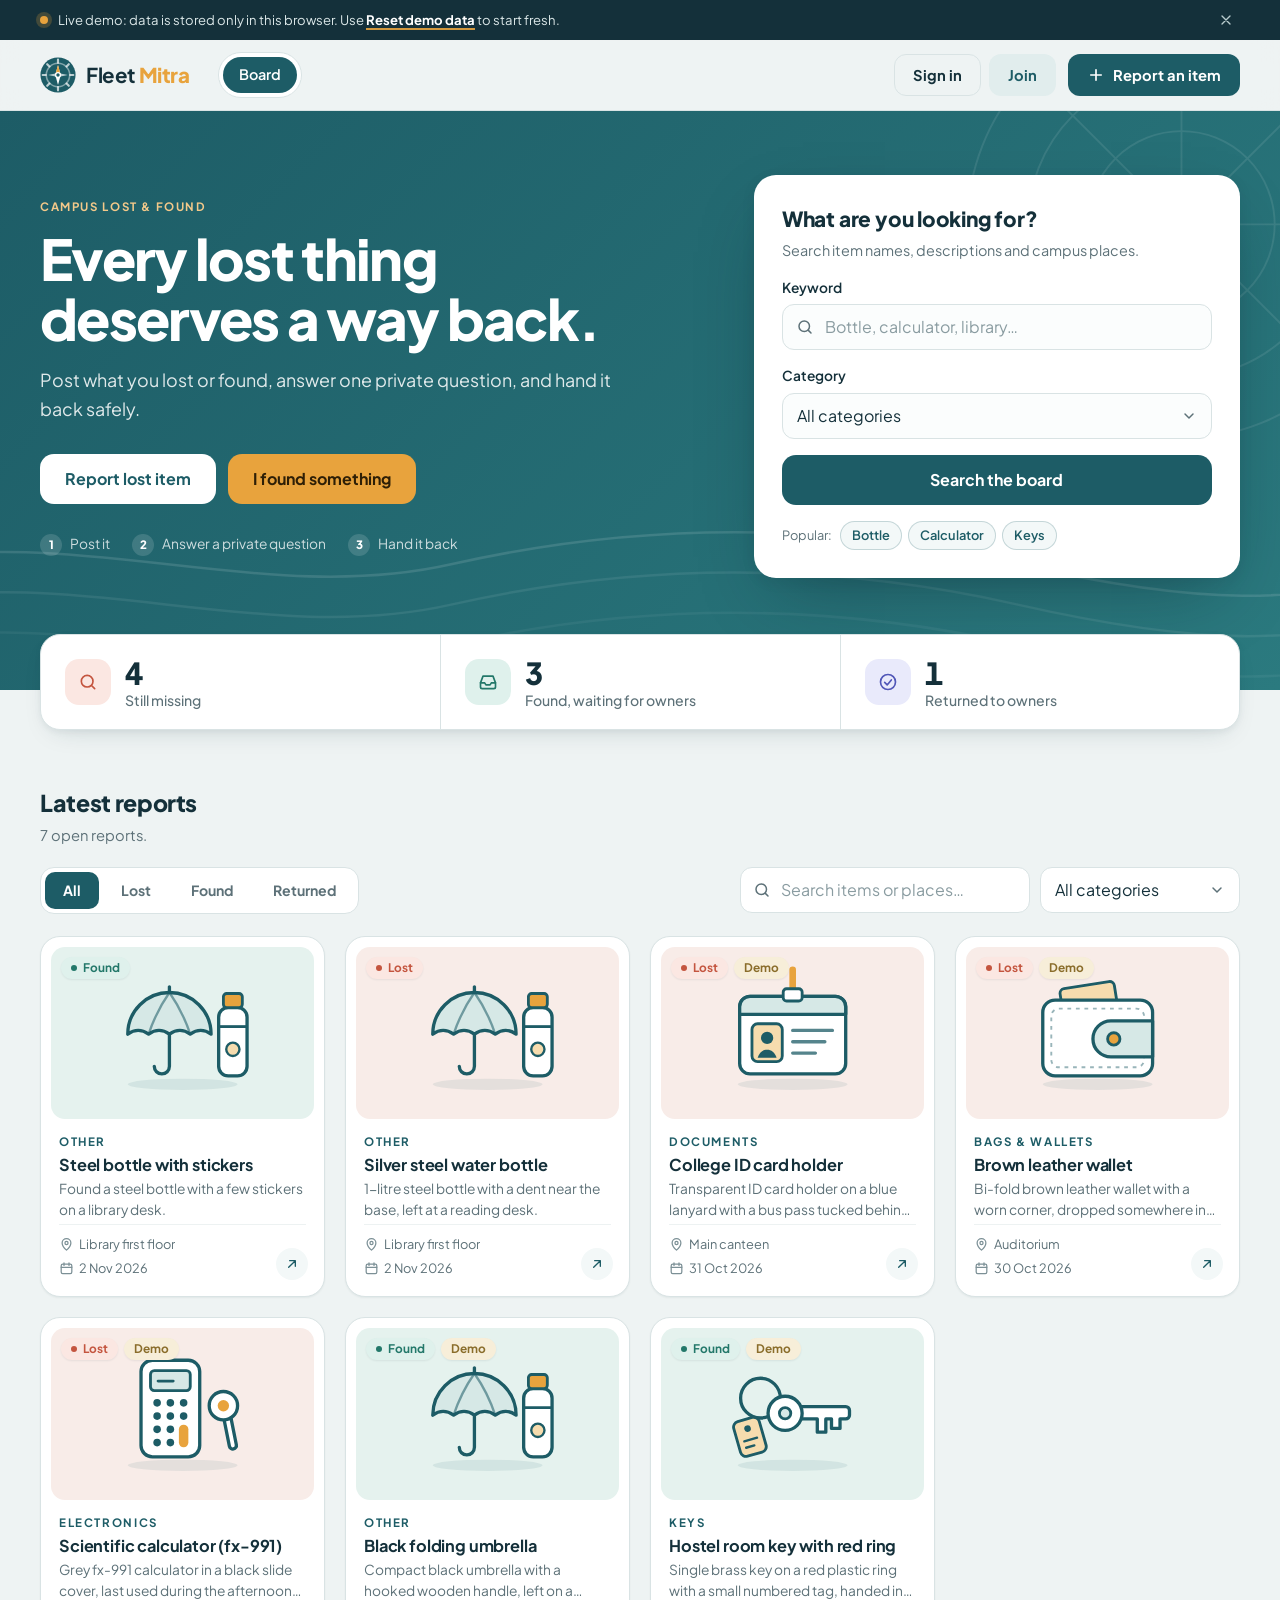
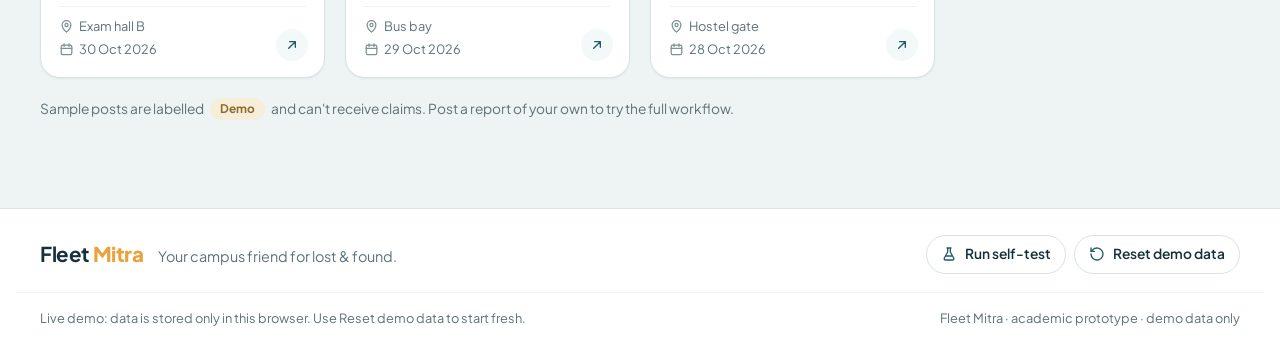
<file: index.html>
<!doctype html>
<html lang="en">
<head>
  <meta charset="utf-8">
  <meta name="viewport" content="width=device-width, initial-scale=1, viewport-fit=cover">
  <meta http-equiv="Content-Security-Policy" content="default-src 'self'; script-src 'self' 'wasm-unsafe-eval'; style-src 'self' 'unsafe-inline'; img-src 'self' blob: data:; font-src 'self'; connect-src 'self'; object-src 'none'; base-uri 'self'; form-action 'self'">
  <title>Fleet Mitra · Campus lost &amp; found</title>
  <meta name="description" content="Fleet Mitra is a campus lost and found board: post what you lost or found, answer one private question, and hand it back safely.">
  <meta name="theme-color" content="#1d5c66">
  <link rel="icon" href="favicon.svg" type="image/svg+xml">
  <link rel="preload" href="assets/fonts/plus-jakarta-sans/plus-jakarta-sans-latin-wght-normal.woff2" as="font" type="font/woff2" crossorigin>
  <link rel="stylesheet" href="assets/style.css">
  <script type="module" src="assets/app.js"></script>
</head>
<body>
  <a class="skip-link" href="#main">Skip to content</a>

  <div class="ribbon" id="demo-ribbon" role="note">
    <div class="container ribbon__inner">
      <span class="ribbon__dot" aria-hidden="true"></span>
      <p class="ribbon__text">Live demo: data is stored only in this browser. Use <button type="button" class="link-btn link-btn--light" data-action="reset">Reset demo data</button> to start fresh.</p>
      <button type="button" class="ribbon__close" data-action="dismiss-ribbon" aria-label="Hide this notice">
        <svg viewBox="0 0 24 24" class="icon" aria-hidden="true" fill="none" stroke="currentColor" stroke-width="2" stroke-linecap="round"><path d="M6 6l12 12M18 6 6 18"/></svg>
      </button>
    </div>
  </div>

  <header class="topbar">
    <div class="container topbar__inner">
      <a class="brand" href="#/" aria-label="Fleet Mitra, back to the board">
        <svg class="brand__mark" viewBox="0 0 40 40" aria-hidden="true">
          <circle cx="20" cy="20" r="19.5" fill="#1d5c66"/>
          <path d="M20 6.5V3M20 33.5V37M6.5 20H3M33.5 20H37M29.5 10.5l2.5-2.5M10.5 10.5 8 8M29.5 29.5l2.5 2.5M10.5 29.5 8 32" stroke="#fff" stroke-opacity=".7" stroke-width="2.4" stroke-linecap="round"/>
          <circle cx="20" cy="20" r="13" fill="none" stroke="#fff" stroke-opacity=".45" stroke-width="1.8"/>
          <path d="M20 9 23 20 20 31 17 20Z" fill="#fff"/>
          <path d="M20 9 23 20H17Z" fill="#e8a33d"/>
          <path d="M9 20 20 17.7 31 20 20 22.3Z" fill="#fff" fill-opacity=".7"/>
          <circle cx="20" cy="20" r="2.6" fill="#1d5c66" stroke="#fff" stroke-width="1.4"/>
        </svg>
        <span class="brand__word">Fleet <span class="brand__accent">Mitra</span></span>
      </a>

      <nav class="nav" id="nav" aria-label="Main">
        <a class="nav__link" href="#/" data-route="board">Board</a>
        <a class="nav__link" href="#/mine" data-route="mine" hidden>My reports</a>
        <a class="nav__link" href="#/admin" data-route="admin" hidden>Admin</a>
      </nav>

      <div class="topbar__actions">
        <div class="account" id="account">
          <span class="account__placeholder" aria-hidden="true"></span>
        </div>
        <button type="button" class="btn btn--primary topbar__report" data-action="report">
          <svg viewBox="0 0 24 24" class="icon" aria-hidden="true" fill="none" stroke="currentColor" stroke-width="2.2" stroke-linecap="round"><path d="M12 5v14M5 12h14"/></svg>
          <span class="hide-sm">Report an item</span><span class="show-sm">Report</span>
        </button>
      </div>
    </div>
  </header>

  <main id="main" tabindex="-1">
    <!-- ============ Board ============ -->
    <div class="view" data-view="board">
      <section class="hero" aria-labelledby="hero-title">
        <svg class="hero__art" viewBox="0 0 1200 460" preserveAspectRatio="xMidYMid slice" aria-hidden="true">
          <g fill="none" stroke="#fff">
            <g opacity=".09" stroke-width="1.5">
              <circle cx="1030" cy="90" r="170"/><circle cx="1030" cy="90" r="122"/><circle cx="1030" cy="90" r="74"/>
              <path d="M1030-110v400M830 90h400M889-51l282 282M889 231l282-282"/>
            </g>
            <path d="M0 360c150-34 300 34 450 0s300-34 450 0 225 30 300 8" opacity=".12" stroke-width="2"/>
            <path d="M0 392c150-34 300 34 450 0s300-34 450 0 225 30 300 8" opacity=".08" stroke-width="2"/>
            <path d="M0 424c150-34 300 34 450 0s300-34 450 0 225 30 300 8" opacity=".05" stroke-width="2"/>
          </g>
        </svg>
        <div class="container hero__grid">
          <div class="hero__copy">
            <p class="eyebrow eyebrow--light">Campus lost &amp; found</p>
            <h1 class="hero__title" id="hero-title">Every lost thing deserves a way back.</h1>
            <p class="hero__text">Post what you lost or found, answer one private question, and hand it back safely.</p>
            <div class="hero__actions">
              <button type="button" class="btn btn--light btn--lg" data-action="report" data-type="lost">Report lost item</button>
              <button type="button" class="btn btn--accent btn--lg" data-action="report" data-type="found">I found something</button>
            </div>
            <ol class="hero__steps" aria-label="How it works">
              <li><span>1</span>Post it</li>
              <li><span>2</span>Answer a private question</li>
              <li><span>3</span>Hand it back</li>
            </ol>
          </div>

          <form class="finder" id="hero-search" role="search" aria-labelledby="finder-title">
            <h2 class="finder__title" id="finder-title">What are you looking for?</h2>
            <p class="finder__sub">Search item names, descriptions and campus places.</p>
            <label class="field">
              <span class="field__label">Keyword</span>
              <span class="input-wrap">
                <svg viewBox="0 0 24 24" class="icon input-wrap__icon" aria-hidden="true" fill="none" stroke="currentColor" stroke-width="2" stroke-linecap="round"><circle cx="11" cy="11" r="7"/><path d="m20 20-3.5-3.5"/></svg>
                <input type="search" name="q" maxlength="80" placeholder="Bottle, calculator, library…" autocomplete="off">
              </span>
            </label>
            <label class="field">
              <span class="field__label">Category</span>
              <select name="category" class="category-select">
                <option value="">All categories</option>
              </select>
            </label>
            <button type="submit" class="btn btn--primary btn--block btn--lg">Search the board</button>
            <p class="finder__popular">
              <span>Popular:</span>
              <button type="button" class="chip" data-action="quick-search" data-q="bottle">Bottle</button>
              <button type="button" class="chip" data-action="quick-search" data-q="calculator">Calculator</button>
              <button type="button" class="chip" data-action="quick-search" data-q="key">Keys</button>
            </p>
          </form>
        </div>
      </section>

      <div class="container">
        <div class="stats" id="stats">
          <button type="button" class="stat" data-action="tab" data-tab="lost">
            <span class="stat__icon stat__icon--lost" aria-hidden="true">
              <svg viewBox="0 0 24 24" class="icon" fill="none" stroke="currentColor" stroke-width="2" stroke-linecap="round"><circle cx="11" cy="11" r="7"/><path d="m20 20-3.5-3.5"/></svg>
            </span>
            <span class="stat__text"><span class="stat__num" id="stat-lost">–</span><span class="stat__label">Still missing</span></span>
          </button>
          <button type="button" class="stat" data-action="tab" data-tab="found">
            <span class="stat__icon stat__icon--found" aria-hidden="true">
              <svg viewBox="0 0 24 24" class="icon" fill="none" stroke="currentColor" stroke-width="2" stroke-linecap="round" stroke-linejoin="round"><path d="M3 13l3-8h12l3 8v5a2 2 0 0 1-2 2H5a2 2 0 0 1-2-2z"/><path d="M3 13h5l1.5 2.5h5L16 13h5"/></svg>
            </span>
            <span class="stat__text"><span class="stat__num" id="stat-found">–</span><span class="stat__label">Found, waiting for owners</span></span>
          </button>
          <button type="button" class="stat" data-action="tab" data-tab="returned">
            <span class="stat__icon stat__icon--returned" aria-hidden="true">
              <svg viewBox="0 0 24 24" class="icon" fill="none" stroke="currentColor" stroke-width="2" stroke-linecap="round" stroke-linejoin="round"><circle cx="12" cy="12" r="9"/><path d="m8 12.5 3 3 5-6"/></svg>
            </span>
            <span class="stat__text"><span class="stat__num" id="stat-returned">–</span><span class="stat__label">Returned to owners</span></span>
          </button>
        </div>
      </div>

      <section class="container board" id="board" aria-labelledby="board-title">
        <div class="board__head">
          <div>
            <h2 class="section-title" id="board-title">Latest reports</h2>
            <p class="board__summary" id="board-summary" aria-live="polite">Loading reports…</p>
          </div>
        </div>

        <div class="toolbar">
          <div class="tabs" role="group" aria-label="Show reports">
            <button type="button" class="tab" data-action="tab" data-tab="all" aria-pressed="true">All</button>
            <button type="button" class="tab" data-action="tab" data-tab="lost" aria-pressed="false">Lost</button>
            <button type="button" class="tab" data-action="tab" data-tab="found" aria-pressed="false">Found</button>
            <button type="button" class="tab" data-action="tab" data-tab="returned" aria-pressed="false">Returned</button>
          </div>
          <div class="toolbar__filters">
            <label class="search-box">
              <span class="sr-only">Search reports</span>
              <svg viewBox="0 0 24 24" class="icon" aria-hidden="true" fill="none" stroke="currentColor" stroke-width="2" stroke-linecap="round"><circle cx="11" cy="11" r="7"/><path d="m20 20-3.5-3.5"/></svg>
              <input type="search" id="board-q" maxlength="80" placeholder="Search items or places…" autocomplete="off">
            </label>
            <label class="select-box">
              <span class="sr-only">Category</span>
              <select id="board-category" class="category-select">
                <option value="">All categories</option>
              </select>
            </label>
          </div>
        </div>

        <div class="grid" id="board-grid" aria-busy="true">
          <div class="card card--skeleton" aria-hidden="true"><div class="card__media"></div><div class="card__body"><span class="sk sk--sm"></span><span class="sk"></span><span class="sk sk--lg"></span></div></div>
          <div class="card card--skeleton" aria-hidden="true"><div class="card__media"></div><div class="card__body"><span class="sk sk--sm"></span><span class="sk"></span><span class="sk sk--lg"></span></div></div>
          <div class="card card--skeleton" aria-hidden="true"><div class="card__media"></div><div class="card__body"><span class="sk sk--sm"></span><span class="sk"></span><span class="sk sk--lg"></span></div></div>
          <div class="card card--skeleton" aria-hidden="true"><div class="card__media"></div><div class="card__body"><span class="sk sk--sm"></span><span class="sk"></span><span class="sk sk--lg"></span></div></div>
        </div>
        <p class="board__note">Sample posts are labelled <span class="pill pill--demo">Demo</span> and can't receive claims. Post a report of your own to try the full workflow.</p>
      </section>
    </div>

    <!-- ============ My reports ============ -->
    <div class="view" data-view="mine" hidden>
      <div class="container page">
        <header class="page-head">
          <div>
            <p class="eyebrow">Your corner of campus</p>
            <h1 class="page-title">My reports</h1>
            <p class="page-sub">Everything you've posted and every claim you've sent.</p>
          </div>
          <button type="button" class="btn btn--primary" data-action="report">
            <svg viewBox="0 0 24 24" class="icon" aria-hidden="true" fill="none" stroke="currentColor" stroke-width="2.2" stroke-linecap="round"><path d="M12 5v14M5 12h14"/></svg>
            Report an item
          </button>
        </header>
        <section class="block" aria-labelledby="mine-items-title">
          <h2 class="section-title" id="mine-items-title">Your items <span class="count" id="mine-items-count">0</span></h2>
          <div class="grid" id="mine-items"></div>
        </section>
        <section class="block" aria-labelledby="mine-claims-title">
          <h2 class="section-title" id="mine-claims-title">Claims you've sent <span class="count" id="mine-claims-count">0</span></h2>
          <div class="list" id="mine-claims"></div>
        </section>
      </div>
    </div>

    <!-- ============ Admin ============ -->
    <div class="view" data-view="admin" hidden>
      <div class="container page">
        <header class="page-head">
          <div>
            <p class="eyebrow">Keeping the board safe</p>
            <h1 class="page-title">Admin dashboard</h1>
            <p class="page-sub">Moderate listings and keep an eye on claims.</p>
          </div>
        </header>
        <div class="kpis" id="admin-kpis"></div>
        <div class="admin-grid">
          <section class="panel" aria-labelledby="admin-reports-title">
            <h2 class="section-title" id="admin-reports-title">All reports <span class="count" id="admin-reports-count">0</span></h2>
            <p class="panel__sub">Hiding removes a listing from public search without deleting it. Restore puts back its earlier status.</p>
            <div class="list" id="admin-reports"></div>
          </section>
          <section class="panel" aria-labelledby="admin-claims-title">
            <h2 class="section-title" id="admin-claims-title">Recent claims <span class="count" id="admin-claims-count">0</span></h2>
            <p class="panel__sub">Latest verified claims across the board.</p>
            <div class="list" id="admin-claims"></div>
          </section>
        </div>
      </div>
    </div>
  </main>

  <footer class="footer">
    <div class="container footer__inner">
      <div class="footer__brand">
        <span class="brand__word">Fleet <span class="brand__accent">Mitra</span></span>
        <span class="footer__tagline">Your campus friend for lost &amp; found.</span>
      </div>
      <div class="footer__links">
        <a class="footer__link" href="tests.html">
          <svg viewBox="0 0 24 24" class="icon" aria-hidden="true" fill="none" stroke="currentColor" stroke-width="2" stroke-linecap="round" stroke-linejoin="round"><path d="M9 3h6M10 3v6l-5 9a2 2 0 0 0 1.7 3h10.6a2 2 0 0 0 1.7-3l-5-9V3"/><path d="M7.5 15h9"/></svg>
          Run self-test
        </a>
        <button type="button" class="footer__link" data-action="reset">
          <svg viewBox="0 0 24 24" class="icon" aria-hidden="true" fill="none" stroke="currentColor" stroke-width="2" stroke-linecap="round" stroke-linejoin="round"><path d="M3 12a9 9 0 1 0 3-6.7L3 8"/><path d="M3 3v5h5"/></svg>
          Reset demo data
        </button>
      </div>
    </div>
    <div class="container footer__fine">
      <p>Live demo: data is stored only in this browser. Use Reset demo data to start fresh.</p>
      <p>Fleet Mitra · academic prototype · demo data only</p>
    </div>
  </footer>

  <!-- ============ Sign in ============ -->
  <dialog class="modal" id="dlg-signin" aria-labelledby="signin-title">
    <div class="modal__inner">
      <button type="button" class="modal__close" data-close aria-label="Close">
        <svg viewBox="0 0 24 24" class="icon" aria-hidden="true" fill="none" stroke="currentColor" stroke-width="2" stroke-linecap="round"><path d="M6 6l12 12M18 6 6 18"/></svg>
      </button>
      <p class="eyebrow">Sign in</p>
      <h2 class="modal__title" id="signin-title">Welcome back</h2>
      <p class="modal__sub">Sign in to report items, send claims and track returns.</p>
      <p class="notice notice--info" id="signin-reason" hidden></p>
      <form class="form" id="form-signin">
        <label class="field">
          <span class="field__label">Email</span>
          <input type="email" name="email" autocomplete="email" required maxlength="120" placeholder="you@college.test">
        </label>
        <label class="field">
          <span class="field__label">Password</span>
          <input type="password" name="password" autocomplete="current-password" required maxlength="128">
        </label>
        <p class="form-error" role="alert" hidden></p>
        <button type="submit" class="btn btn--dark btn--block btn--lg">Sign in</button>
      </form>
      <p class="modal__switch">New to Fleet Mitra? <button type="button" class="link-btn" data-action="join">Create an account</button></p>
      <div class="demo-accounts">
        <p class="demo-accounts__title">Demo accounts <span>Password for all: <code>demo1234</code></span></p>
        <ul class="demo-accounts__list" id="demo-accounts"></ul>
      </div>
    </div>
  </dialog>

  <!-- ============ Join ============ -->
  <dialog class="modal" id="dlg-join" aria-labelledby="join-title">
    <div class="modal__inner">
      <button type="button" class="modal__close" data-close aria-label="Close">
        <svg viewBox="0 0 24 24" class="icon" aria-hidden="true" fill="none" stroke="currentColor" stroke-width="2" stroke-linecap="round"><path d="M6 6l12 12M18 6 6 18"/></svg>
      </button>
      <p class="eyebrow">New member</p>
      <h2 class="modal__title" id="join-title">Join Fleet Mitra</h2>
      <p class="modal__sub">One account to report, claim and track returns.</p>
      <p class="notice notice--info" id="join-reason" hidden></p>
      <form class="form" id="form-join">
        <label class="field">
          <span class="field__label">Full name</span>
          <input type="text" name="name" autocomplete="name" required minlength="2" maxlength="60" placeholder="Your name">
        </label>
        <label class="field">
          <span class="field__label">Email</span>
          <input type="email" name="email" autocomplete="email" required maxlength="120" placeholder="you@college.test">
        </label>
        <label class="field">
          <span class="field__label">Password</span>
          <input type="password" name="password" autocomplete="new-password" required minlength="8" maxlength="128" aria-describedby="join-password-hint">
          <span class="field__hint" id="join-password-hint">At least 8 characters.</span>
        </label>
        <p class="form-error" role="alert" hidden></p>
        <button type="submit" class="btn btn--dark btn--block btn--lg">Create account</button>
      </form>
      <p class="modal__switch">Already a member? <button type="button" class="link-btn" data-action="signin">Sign in</button></p>
    </div>
  </dialog>

  <!-- ============ Report an item ============ -->
  <dialog class="modal modal--wide" id="dlg-report" aria-labelledby="report-title">
    <div class="modal__inner">
      <button type="button" class="modal__close" data-close aria-label="Close">
        <svg viewBox="0 0 24 24" class="icon" aria-hidden="true" fill="none" stroke="currentColor" stroke-width="2" stroke-linecap="round"><path d="M6 6l12 12M18 6 6 18"/></svg>
      </button>
      <p class="eyebrow">Let campus help</p>
      <h2 class="modal__title" id="report-title">Report an item</h2>
      <p class="modal__sub">Public details help people recognise it. Keep the secret answer private.</p>
      <form class="form" id="form-report">
        <div class="form-row">
          <label class="field">
            <span class="field__label">I have...</span>
            <select name="type" required>
              <option value="lost">Lost something</option>
              <option value="found">Found something</option>
            </select>
          </label>
          <label class="field">
            <span class="field__label">Category</span>
            <select name="category" class="category-select" required></select>
          </label>
        </div>
        <label class="field">
          <span class="field__label">Item name</span>
          <input type="text" name="title" required minlength="3" maxlength="80" placeholder="e.g. Silver steel water bottle">
        </label>
        <label class="field">
          <span class="field__label">Description</span>
          <textarea name="description" rows="3" required minlength="10" maxlength="1000" placeholder="Colour, brand, marks, what was with it… Leave out contact details and the secret answer."></textarea>
        </label>
        <div class="form-row">
          <label class="field">
            <span class="field__label">Location</span>
            <input type="text" name="location" required minlength="2" maxlength="80" list="campus-places" placeholder="e.g. Library first floor">
          </label>
          <label class="field">
            <span class="field__label">Date lost or found</span>
            <input type="date" name="event_date" required>
          </label>
        </div>
        <datalist id="campus-places">
          <option value="Library first floor"></option>
          <option value="Main canteen"></option>
          <option value="Bus bay"></option>
          <option value="Exam hall B"></option>
          <option value="Hostel gate"></option>
          <option value="Auditorium"></option>
          <option value="Chemistry lab"></option>
          <option value="Sports ground"></option>
        </datalist>
        <div class="field">
          <span class="field__label" id="photo-label">Photo (optional)</span>
          <div class="upload">
            <div class="upload__preview" id="photo-preview">
              <svg viewBox="0 0 24 24" class="icon" aria-hidden="true" fill="none" stroke="currentColor" stroke-width="2" stroke-linecap="round" stroke-linejoin="round"><path d="M4 8h3l1.5-2.5h7L17 8h3a1 1 0 0 1 1 1v10a1 1 0 0 1-1 1H4a1 1 0 0 1-1-1V9a1 1 0 0 1 1-1z"/><circle cx="12" cy="13.5" r="3.5"/></svg>
            </div>
            <div class="upload__body">
              <input type="file" name="photo" id="report-photo" accept="image/jpeg,image/png,image/webp" aria-labelledby="photo-label" aria-describedby="photo-hint">
              <span class="field__hint" id="photo-hint">JPG, PNG, or WebP · Maximum 5 MB</span>
              <button type="button" class="link-btn" id="photo-remove" hidden>Remove photo</button>
            </div>
          </div>
        </div>
        <fieldset class="private-box">
          <legend>
            <svg viewBox="0 0 24 24" class="icon" aria-hidden="true" fill="none" stroke="currentColor" stroke-width="2" stroke-linecap="round" stroke-linejoin="round"><rect x="5" y="10.5" width="14" height="10" rx="2.5"/><path d="M8 10.5V7.5a4 4 0 0 1 8 0v3"/></svg>
            Private check
          </legend>
          <label class="field">
            <span class="field__label">Verification question</span>
            <input type="text" name="verification_question" required minlength="5" maxlength="160" placeholder="e.g. What sticker is on the bottle?" aria-describedby="question-hint">
            <span class="field__hint" id="question-hint">Ask about a detail only the owner, or whoever is holding the item, would know.</span>
          </label>
          <label class="field">
            <span class="field__label">Secret answer</span>
            <input type="text" name="secret_answer" required maxlength="80" autocomplete="off" aria-describedby="answer-hint">
            <span class="field__hint" id="answer-hint">Stored privately. Answers are not case-sensitive.</span>
          </label>
        </fieldset>
        <p class="form-error" role="alert" hidden></p>
        <button type="submit" class="btn btn--dark btn--block btn--lg">Post to the board</button>
      </form>
    </div>
  </dialog>

  <!-- ============ Item details ============ -->
  <dialog class="modal modal--item" id="dlg-item" aria-labelledby="item-title">
    <div class="modal__inner">
      <button type="button" class="modal__close" data-close aria-label="Close">
        <svg viewBox="0 0 24 24" class="icon" aria-hidden="true" fill="none" stroke="currentColor" stroke-width="2" stroke-linecap="round"><path d="M6 6l12 12M18 6 6 18"/></svg>
      </button>
      <div id="item-body"></div>
    </div>
  </dialog>

  <!-- ============ Confirm ============ -->
  <dialog class="modal modal--sm" id="dlg-confirm" aria-labelledby="confirm-title" aria-describedby="confirm-text">
    <div class="modal__inner confirm">
      <span class="confirm__icon" aria-hidden="true">
        <svg viewBox="0 0 24 24" class="icon" fill="none" stroke="currentColor" stroke-width="2" stroke-linecap="round" stroke-linejoin="round"><circle cx="12" cy="12" r="9"/><path d="M12 7.5v5.5M12 16.5h.01"/></svg>
      </span>
      <h2 class="confirm__title" id="confirm-title">Are you sure?</h2>
      <p class="confirm__text" id="confirm-text"></p>
      <div class="confirm__actions">
        <button type="button" class="btn btn--ghost" data-close>Cancel</button>
        <button type="button" class="btn btn--dark" id="confirm-ok">Confirm</button>
      </div>
    </div>
  </dialog>

  <div class="toasts" id="toasts" popover="manual" aria-live="polite"></div>

  <noscript><p class="noscript">Fleet Mitra needs JavaScript to run this live demo.</p></noscript>
</body>
</html>
</file>
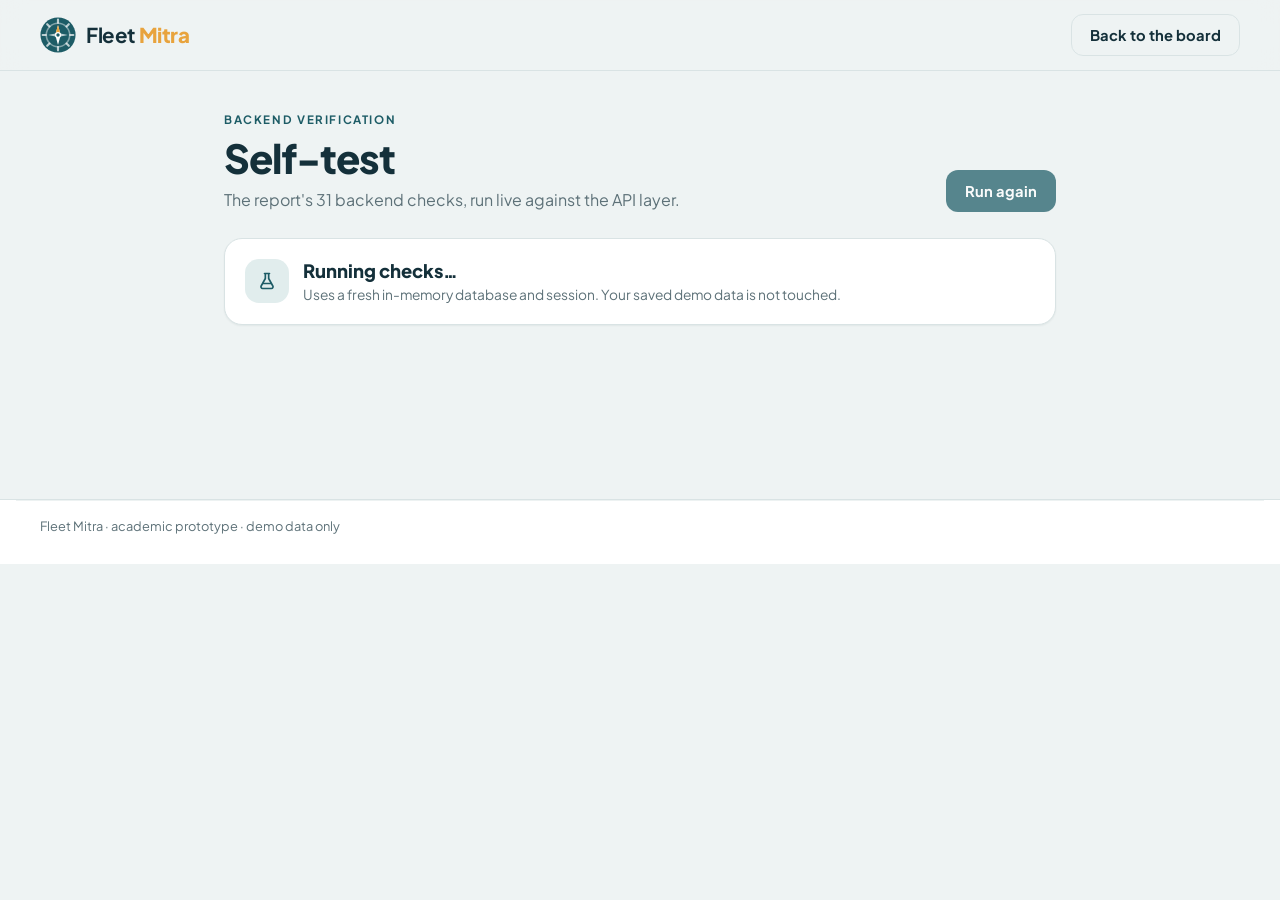
<file: tests.html>
<!doctype html>
<html lang="en">
<head>
  <meta charset="utf-8">
  <meta name="viewport" content="width=device-width, initial-scale=1">
  <meta http-equiv="Content-Security-Policy" content="default-src 'self'; script-src 'self' 'wasm-unsafe-eval'; style-src 'self' 'unsafe-inline'; img-src 'self' blob: data:; font-src 'self'; connect-src 'self'; object-src 'none'; base-uri 'self'; form-action 'self'">
  <title>Self-test · Fleet Mitra</title>
  <meta name="description" content="Live backend self-test for the Fleet Mitra demo: the 31 checks from the project report.">
  <meta name="theme-color" content="#1d5c66">
  <link rel="icon" href="favicon.svg" type="image/svg+xml">
  <link rel="stylesheet" href="assets/style.css">
  <script type="module" src="assets/tests.js"></script>
</head>
<body>
  <header class="topbar">
    <div class="container topbar__inner">
      <a class="brand" href="./" aria-label="Fleet Mitra, back to the board">
        <svg class="brand__mark" viewBox="0 0 40 40" aria-hidden="true">
          <circle cx="20" cy="20" r="19.5" fill="#1d5c66"/>
          <path d="M20 6.5V3M20 33.5V37M6.5 20H3M33.5 20H37M29.5 10.5l2.5-2.5M10.5 10.5 8 8M29.5 29.5l2.5 2.5M10.5 29.5 8 32" stroke="#fff" stroke-opacity=".7" stroke-width="2.4" stroke-linecap="round"/>
          <circle cx="20" cy="20" r="13" fill="none" stroke="#fff" stroke-opacity=".45" stroke-width="1.8"/>
          <path d="M20 9 23 20 20 31 17 20Z" fill="#fff"/>
          <path d="M20 9 23 20H17Z" fill="#e8a33d"/>
          <path d="M9 20 20 17.7 31 20 20 22.3Z" fill="#fff" fill-opacity=".7"/>
          <circle cx="20" cy="20" r="2.6" fill="#1d5c66" stroke="#fff" stroke-width="1.4"/>
        </svg>
        <span class="brand__word">Fleet <span class="brand__accent">Mitra</span></span>
      </a>
      <div class="topbar__actions">
        <a class="btn btn--ghost" href="./">Back to the board</a>
      </div>
    </div>
  </header>

  <main class="container tests-page" id="main">
    <div class="tests-head">
      <div>
        <p class="eyebrow">Backend verification</p>
        <h1 class="page-title">Self-test</h1>
        <p class="page-sub">The report's 31 backend checks, run live against the API layer.</p>
      </div>
      <button type="button" class="btn btn--primary" id="run-again" disabled>Run again</button>
    </div>

    <div class="tests-summary" id="summary">
      <span class="tests-summary__icon" aria-hidden="true">
        <svg viewBox="0 0 24 24" class="icon" fill="none" stroke="currentColor" stroke-width="2" stroke-linecap="round" stroke-linejoin="round"><path d="M9 3h6M10 3v6l-5 9a2 2 0 0 0 1.7 3h10.6a2 2 0 0 0 1.7-3l-5-9V3"/><path d="M7.5 15h9"/></svg>
      </span>
      <div>
        <p class="tests-total" id="total" aria-live="polite">Running checks…</p>
        <p class="tests-note">Uses a fresh in-memory database and session. Your saved demo data is not touched.</p>
      </div>
    </div>

    <div id="results"></div>
  </main>

  <footer class="footer">
    <div class="container footer__fine">
      <p>Fleet Mitra · academic prototype · demo data only</p>
    </div>
  </footer>
</body>
</html>
</file>
<file: assets/style.css>
/* Fleet Mitra: campus lost & found
   Muted teal, ocean/fleet mood. Plus Jakarta Sans, served from assets/fonts. */

@font-face {
  font-family: 'Plus Jakarta Sans';
  src: url('fonts/plus-jakarta-sans/plus-jakarta-sans-latin-wght-normal.woff2') format('woff2');
  font-weight: 200 800;
  font-style: normal;
  font-display: swap;
  unicode-range: U+0000-00FF, U+0131, U+0152-0153, U+02BB-02BC, U+02C6, U+02DA, U+02DC, U+0304, U+0308, U+0329, U+2000-206F, U+20AC, U+2122, U+2191, U+2193, U+2212, U+2215, U+FEFF, U+FFFD;
}
@font-face {
  font-family: 'Plus Jakarta Sans';
  src: url('fonts/plus-jakarta-sans/plus-jakarta-sans-latin-ext-wght-normal.woff2') format('woff2');
  font-weight: 200 800;
  font-style: normal;
  font-display: swap;
  unicode-range: U+0100-02BA, U+02BD-02C5, U+02C7-02CC, U+02CE-02D7, U+02DD-02FF, U+0304, U+0308, U+0329, U+1D00-1DBF, U+1E00-1E9F, U+1EF2-1EFF, U+2020, U+20A0-20AB, U+20AD-20C0, U+2113, U+2C60-2C7F, U+A720-A7FF;
}

:root {
  --page: #eef3f3;
  --surface: #ffffff;
  --line: #d9e3e4;
  --ink: #14303a;
  --muted: #5d7178;
  --primary: #1d5c66;
  --primary-hover: #174a52;
  --hero-a: #1d5c66;
  --hero-b: #2b7a7f;
  --accent: #e8a33d;
  --accent-hover: #dc9429;
  --accent-ink: #2e1f06;
  --accent-soft: #fbf0dc;
  --lost: #c4553f;      --lost-bg: #fbe7e2;     --lost-tint: #f8ece8;
  --found: #23786a;     --found-bg: #dff1ec;    --found-tint: #e5f2ee;
  --returned: #5157b8;  --returned-bg: #e9eafb; --returned-tint: #eeeffb;
  --demo: #8a6d2b;      --demo-bg: #f7eed9;
  --danger: #b23b3b;    --danger-bg: #f9e3e3;
  --hidden: #5d7178;    --hidden-bg: #e6edee;   --hidden-tint: #edf1f2;
  --teal-soft: #e1eded;
  --teal-softer: #f3f8f8;

  --radius-sm: 10px;
  --radius: 16px;
  --radius-lg: 22px;
  --shadow-sm: 0 1px 2px rgba(20, 48, 58, 0.06);
  --shadow: 0 10px 28px -14px rgba(20, 48, 58, 0.22), 0 2px 6px rgba(20, 48, 58, 0.05);
  --shadow-lg: 0 28px 70px -24px rgba(12, 38, 46, 0.45), 0 4px 14px rgba(12, 38, 46, 0.08);
  --font: 'Plus Jakarta Sans', system-ui, -apple-system, 'Segoe UI', Roboto, sans-serif;
  --gutter: 24px;
  --modal-max-h: min(88vh, 920px);
  color-scheme: light;
}

/* ---------- base ---------- */
*, *::before, *::after { box-sizing: border-box; }
html { -webkit-text-size-adjust: 100%; scroll-padding-top: 96px; }
body {
  margin: 0;
  min-height: 100vh;
  background: var(--page);
  color: var(--ink);
  font-family: var(--font);
  font-size: 1rem;
  line-height: 1.5;
  -webkit-font-smoothing: antialiased;
  overflow-x: hidden;
}
body:has(dialog[open]) { overflow: hidden; }
h1, h2, h3, p { margin: 0; }
img, svg { display: block; }
a { color: var(--primary); }
button { font: inherit; }
code { font-family: ui-monospace, 'SF Mono', Menlo, monospace; font-size: 0.9em; background: var(--teal-soft); padding: 1px 6px; border-radius: 6px; color: var(--primary); }
[hidden] { display: none !important; }
:focus-visible { outline: 3px solid var(--accent); outline-offset: 2px; border-radius: 6px; }
#main:focus { outline: none; }

.container { width: 100%; max-width: 1248px; margin-inline: auto; padding-inline: var(--gutter); }
.sr-only { position: absolute; width: 1px; height: 1px; margin: -1px; padding: 0; overflow: hidden; clip: rect(0 0 0 0); white-space: nowrap; border: 0; }
.skip-link { position: absolute; left: 12px; top: -60px; z-index: 50; background: var(--ink); color: #fff; padding: 10px 16px; border-radius: 10px; font-weight: 700; text-decoration: none; }
.skip-link:focus { top: 12px; }
.show-sm { display: none; }
.icon { width: 20px; height: 20px; flex: none; }
.icon--inline { width: 16px; height: 16px; margin-top: 2px; }

.eyebrow { font-size: 0.72rem; font-weight: 700; letter-spacing: 0.14em; text-transform: uppercase; color: var(--primary); }
.eyebrow--light { color: #f3c98a; }

/* ---------- demo ribbon ---------- */
.ribbon { background: var(--ink); color: #dbe7e8; font-size: 0.82rem; }
.ribbon__inner { display: flex; align-items: center; gap: 10px; min-height: 38px; padding-block: 6px; }
.ribbon__dot { width: 8px; height: 8px; border-radius: 50%; background: var(--accent); box-shadow: 0 0 0 4px rgba(232, 163, 61, 0.22); flex: none; }
.ribbon__text { flex: 1; }
.ribbon__close { display: grid; place-items: center; width: 28px; height: 28px; border: 0; border-radius: 8px; background: transparent; color: #b8cbcd; cursor: pointer; flex: none; }
.ribbon__close:hover { background: rgba(255, 255, 255, 0.08); color: #fff; }
.ribbon__close .icon { width: 16px; height: 16px; }

/* ---------- buttons ---------- */
.btn {
  display: inline-flex; align-items: center; justify-content: center; gap: 8px;
  min-height: 42px; padding: 0 18px;
  border-radius: 12px; border: 1.5px solid transparent;
  font: inherit; font-size: 0.92rem; font-weight: 700; line-height: 1.1;
  text-decoration: none; white-space: nowrap; cursor: pointer;
  transition: background-color 0.15s, color 0.15s, border-color 0.15s, box-shadow 0.15s, transform 0.15s;
}
.btn .icon { width: 18px; height: 18px; }
.btn:active:not(:disabled) { transform: translateY(1px); }
.btn:disabled { opacity: 0.72; cursor: progress; }
.btn--primary { background: var(--primary); color: #fff; }
.btn--primary:hover:not(:disabled) { background: var(--primary-hover); }
.btn--dark { background: var(--ink); color: #fff; }
.btn--dark:hover:not(:disabled) { background: #0c222a; }
.btn--accent { background: var(--accent); color: var(--accent-ink); }
.btn--accent:hover:not(:disabled) { background: var(--accent-hover); }
.btn--light { background: #fff; color: var(--primary); }
.btn--light:hover:not(:disabled) { background: #eef7f6; }
.btn--ghost { background: transparent; color: var(--ink); border-color: var(--line); }
.btn--ghost:hover:not(:disabled) { background: var(--surface); border-color: #c4d3d5; }
.btn--soft { background: var(--teal-soft); color: var(--primary); }
.btn--soft:hover:not(:disabled) { background: #d2e4e4; }
.btn--danger { background: var(--danger); color: #fff; }
.btn--danger:hover:not(:disabled) { background: #9a3030; }
.btn--danger-soft { background: var(--danger-bg); color: var(--danger); }
.btn--danger-soft:hover:not(:disabled) { background: #f3d2d2; }
.btn--sm { min-height: 34px; padding: 0 12px; font-size: 0.82rem; border-radius: 10px; gap: 6px; }
.btn--sm .icon { width: 15px; height: 15px; }
.btn--lg { min-height: 50px; padding: 0 24px; font-size: 1rem; border-radius: 14px; }
.btn--block { width: 100%; }
.icon-btn {
  display: grid; place-items: center; width: 40px; height: 40px; flex: none;
  border: 1.5px solid var(--line); border-radius: 12px; background: var(--surface); color: var(--ink); cursor: pointer;
  transition: background-color 0.15s, border-color 0.15s;
}
.icon-btn:hover { border-color: #c4d3d5; background: var(--teal-softer); }
.icon-btn .icon { width: 18px; height: 18px; }
.link-btn { background: none; border: 0; padding: 0; font: inherit; font-weight: 700; color: var(--primary); text-decoration: underline; text-underline-offset: 3px; text-decoration-thickness: 1.5px; cursor: pointer; }
.link-btn--light { color: #fff; text-decoration-color: rgba(232, 163, 61, 0.9); }
.spinner { width: 16px; height: 16px; border-radius: 50%; border: 2px solid currentColor; border-right-color: transparent; animation: spin 0.7s linear infinite; flex: none; }
@keyframes spin { to { transform: rotate(360deg); } }

.chip { border: 1px solid rgba(29, 92, 102, 0.22); background: var(--teal-softer); color: var(--primary); font-size: 0.8rem; font-weight: 600; padding: 4px 11px; border-radius: 999px; cursor: pointer; }
.chip:hover { background: var(--teal-soft); }

/* ---------- top bar ---------- */
.topbar {
  position: sticky; top: 0; z-index: 30;
  background: rgba(238, 243, 243, 0.86);
  backdrop-filter: saturate(1.4) blur(12px);
  -webkit-backdrop-filter: saturate(1.4) blur(12px);
  border-bottom: 1px solid var(--line);
}
.topbar__inner { display: flex; align-items: center; gap: 28px; min-height: 70px; }
.brand { display: inline-flex; align-items: center; gap: 10px; text-decoration: none; color: var(--ink); flex: none; border-radius: 12px; }
.brand__mark { width: 36px; height: 36px; }
.brand__word { font-size: 1.28rem; font-weight: 700; letter-spacing: -0.02em; color: var(--ink); }
.brand__accent { color: var(--accent); font-weight: 800; }

.nav { display: flex; gap: 4px; padding: 4px; background: var(--surface); border: 1px solid var(--line); border-radius: 999px; }
.nav__link { padding: 7px 16px; border-radius: 999px; font-size: 0.9rem; font-weight: 600; color: var(--muted); text-decoration: none; white-space: nowrap; transition: background-color 0.15s, color 0.15s; }
.nav__link:hover { color: var(--ink); background: var(--teal-softer); }
.nav__link.is-active { background: var(--primary); color: #fff; }

.topbar__actions { display: flex; align-items: center; gap: 12px; margin-left: auto; }
.account { display: flex; align-items: center; gap: 8px; min-height: 40px; }
.account__placeholder { display: block; width: 150px; height: 40px; }
.who { display: flex; align-items: center; gap: 10px; }
.who__text { display: grid; line-height: 1.2; }
.who__name { font-weight: 700; font-size: 0.88rem; max-width: 150px; overflow: hidden; text-overflow: ellipsis; white-space: nowrap; }
.who__role { font-size: 0.74rem; color: var(--muted); }
.avatar {
  display: grid; place-items: center; width: 38px; height: 38px; flex: none; border-radius: 50%;
  background: var(--accent-soft); color: #8a5a12; font-weight: 800; font-size: 0.95rem;
  box-shadow: inset 0 0 0 1.5px rgba(232, 163, 61, 0.45);
}
.avatar--sm { width: 30px; height: 30px; font-size: 0.8rem; }

/* ---------- hero ---------- */
.hero {
  position: relative; overflow: hidden; isolation: isolate;
  background: linear-gradient(135deg, var(--hero-a) 0%, var(--hero-b) 100%);
  color: #fff;
  padding: 64px 0 112px;
}
.hero__art { position: absolute; inset: 0; width: 100%; height: 100%; z-index: -1; }
.hero__grid { display: grid; grid-template-columns: minmax(0, 1.15fr) minmax(0, 0.85fr); gap: 56px; align-items: center; }
.hero__title { margin-top: 14px; font-size: clamp(2.2rem, 4.4vw, 3.55rem); line-height: 1.06; letter-spacing: -0.03em; font-weight: 800; max-width: 15ch; text-wrap: balance; }
.hero__text { margin-top: 18px; font-size: 1.12rem; line-height: 1.6; color: rgba(255, 255, 255, 0.86); max-width: 44ch; }
.hero__actions { display: flex; flex-wrap: wrap; gap: 12px; margin-top: 30px; }
.hero__steps { display: flex; flex-wrap: wrap; gap: 8px 22px; list-style: none; margin: 30px 0 0; padding: 0; font-size: 0.86rem; color: rgba(255, 255, 255, 0.78); }
.hero__steps li { display: flex; align-items: center; gap: 8px; }
.hero__steps span { display: grid; place-items: center; width: 22px; height: 22px; border-radius: 50%; background: rgba(255, 255, 255, 0.14); color: #fff; font-size: 0.72rem; font-weight: 800; }

.finder {
  background: var(--surface); color: var(--ink);
  border-radius: var(--radius-lg); padding: 28px;
  box-shadow: var(--shadow-lg);
  display: grid; gap: 16px;
}
.finder__title { font-size: 1.3rem; font-weight: 800; letter-spacing: -0.01em; }
.finder__sub { margin-top: -10px; color: var(--muted); font-size: 0.9rem; }
.finder__popular { display: flex; flex-wrap: wrap; align-items: center; gap: 6px; font-size: 0.8rem; color: var(--muted); }
.finder__popular > span { margin-right: 2px; }
.input-wrap { position: relative; display: block; }
.input-wrap__icon { position: absolute; left: 14px; top: 50%; transform: translateY(-50%); color: var(--muted); width: 18px; height: 18px; pointer-events: none; }
.input-wrap input { padding-left: 42px; }

/* ---------- stats strip ---------- */
.stats {
  position: relative; z-index: 2; margin-top: -56px;
  display: grid; grid-template-columns: repeat(3, 1fr);
  background: var(--surface); border: 1px solid var(--line); border-radius: 20px; box-shadow: var(--shadow);
  overflow: hidden;
}
.stat {
  display: flex; align-items: center; gap: 14px; padding: 20px 24px;
  border: 0; background: transparent; color: inherit; text-align: left; cursor: pointer;
  transition: background-color 0.15s;
  position: relative;
}
.stat + .stat { border-left: 1px solid var(--line); }
.stat:hover { background: var(--teal-softer); }
.stat.is-active::after { content: ''; position: absolute; left: 24px; right: 24px; bottom: 0; height: 3px; border-radius: 3px 3px 0 0; background: var(--accent); }
.stat__icon { display: grid; place-items: center; width: 46px; height: 46px; border-radius: 14px; flex: none; }
.stat__icon--lost { background: var(--lost-bg); color: var(--lost); }
.stat__icon--found { background: var(--found-bg); color: var(--found); }
.stat__icon--returned { background: var(--returned-bg); color: var(--returned); }
.stat__text { display: grid; line-height: 1.2; }
.stat__num { font-size: 1.9rem; font-weight: 800; letter-spacing: -0.02em; font-variant-numeric: tabular-nums; }
.stat__label { font-size: 0.88rem; color: var(--muted); font-weight: 500; }

/* ---------- board ---------- */
.board { margin-top: 56px; }
.board__head { display: flex; justify-content: space-between; align-items: flex-end; gap: 16px; }
.section-title { display: flex; align-items: center; gap: 10px; font-size: 1.45rem; font-weight: 800; letter-spacing: -0.015em; }
.board__summary { margin-top: 4px; color: var(--muted); font-size: 0.92rem; }
.count { display: inline-grid; place-items: center; min-width: 26px; height: 24px; padding: 0 8px; border-radius: 999px; background: var(--teal-soft); color: var(--primary); font-size: 0.78rem; font-weight: 800; letter-spacing: 0; }

.toolbar { display: flex; flex-wrap: wrap; justify-content: space-between; align-items: center; gap: 12px; margin: 20px 0 22px; }
.tabs { display: flex; gap: 4px; padding: 4px; background: var(--surface); border: 1px solid var(--line); border-radius: 14px; }
.tab { border: 0; background: transparent; padding: 8px 18px; border-radius: 10px; font-weight: 700; font-size: 0.88rem; color: var(--muted); cursor: pointer; transition: background-color 0.15s, color 0.15s; }
.tab:hover { color: var(--ink); background: var(--teal-softer); }
.tab[aria-pressed='true'] { background: var(--primary); color: #fff; }
.toolbar__filters { display: flex; gap: 10px; flex-wrap: wrap; }
.search-box { position: relative; display: block; }
.search-box .icon { position: absolute; left: 13px; top: 50%; transform: translateY(-50%); width: 18px; height: 18px; color: var(--muted); pointer-events: none; }
.search-box input { width: 290px; padding-left: 40px; background: var(--surface); }
.select-box select { width: 200px; background-color: var(--surface); }

.grid { display: grid; grid-template-columns: repeat(auto-fill, minmax(236px, 1fr)); gap: 20px; }
.board__note { display: flex; flex-wrap: wrap; align-items: center; gap: 6px; margin-top: 20px; color: var(--muted); font-size: 0.86rem; }

/* ---------- pills ---------- */
.pill { display: inline-flex; align-items: center; gap: 6px; padding: 4px 10px; border-radius: 999px; font-size: 0.74rem; font-weight: 700; line-height: 1.2; white-space: nowrap; }
.pill__dot { width: 6px; height: 6px; border-radius: 50%; background: currentColor; }
.pill--lost { background: var(--lost-bg); color: var(--lost); }
.pill--found { background: var(--found-bg); color: var(--found); }
.pill--returned { background: var(--returned-bg); color: var(--returned); }
.pill--hidden { background: var(--hidden-bg); color: var(--hidden); }
.pill--demo { background: var(--demo-bg); color: var(--demo); }
.card__pills .pill { box-shadow: 0 1px 2px rgba(20, 48, 58, 0.08); }

.chip-status { display: inline-flex; align-items: center; padding: 3px 10px; border-radius: 999px; font-size: 0.74rem; font-weight: 700; text-transform: capitalize; white-space: nowrap; }
.chip-status--pending { background: var(--demo-bg); color: var(--demo); }
.chip-status--approved { background: var(--found-bg); color: var(--found); }
.chip-status--closed { background: var(--hidden-bg); color: var(--hidden); }
.chip-soft { display: inline-flex; align-items: center; padding: 3px 9px; border-radius: 999px; background: var(--teal-soft); color: var(--primary); font-size: 0.72rem; font-weight: 700; white-space: nowrap; }

/* ---------- cards ---------- */
.card {
  position: relative; display: flex; flex-direction: column;
  background: var(--surface); border: 1px solid var(--line); border-radius: 20px;
  padding: 10px; box-shadow: var(--shadow-sm);
  transition: transform 0.18s, box-shadow 0.18s, border-color 0.18s;
}
.card:hover { transform: translateY(-3px); box-shadow: var(--shadow); border-color: #c9d8da; }
.card:has(.card__link:focus-visible) { outline: 3px solid var(--accent); outline-offset: 2px; }
.card__media { position: relative; height: 172px; border-radius: 14px; overflow: hidden; background: var(--teal-softer); }
.card--lost .card__media, .detail__media--lost, .row__art--lost, .match__art--lost { background: var(--lost-tint); }
.card--found .card__media, .detail__media--found, .row__art--found, .match__art--found { background: var(--found-tint); }
.card--returned .card__media, .detail__media--returned, .row__art--returned, .match__art--returned { background: var(--returned-tint); }
.card--hidden .card__media, .detail__media--hidden, .row__art--hidden, .match__art--hidden { background: var(--hidden-tint); }
.media { width: 100%; height: 100%; display: grid; place-items: center; }
.media .art { width: 72%; max-height: 82%; }
.media__photo { width: 100%; height: 100%; object-fit: cover; }
.card__pills { position: absolute; top: 10px; left: 10px; right: 10px; display: flex; flex-wrap: wrap; gap: 6px; }
.card__body { display: flex; flex-direction: column; gap: 4px; padding: 14px 8px 8px; flex: 1; }
.card__title { font-size: 1.02rem; font-weight: 700; line-height: 1.3; letter-spacing: -0.01em; }
.card__link { all: unset; cursor: pointer; }
.card__link::after { content: ''; position: absolute; inset: 0; border-radius: 20px; }
.card__desc {
  color: var(--muted); font-size: 0.86rem; line-height: 1.5; min-height: 2.6em;
  display: -webkit-box; -webkit-line-clamp: 2; -webkit-box-orient: vertical; overflow: hidden;
}
.card__meta { display: flex; flex-direction: column; gap: 4px; margin-top: auto; padding-top: 10px; padding-right: 40px; border-top: 1px solid #edf2f2; }
.card__go {
  position: absolute; right: 16px; bottom: 16px;
  display: grid; place-items: center; width: 32px; height: 32px; border-radius: 50%;
  background: var(--teal-softer); color: var(--primary); transition: background-color 0.18s, color 0.18s;
}
.card__go .icon { width: 16px; height: 16px; }
.card:hover .card__go { background: var(--primary); color: #fff; }
.meta { display: inline-flex; align-items: center; gap: 5px; font-size: 0.8rem; color: var(--muted); min-width: 0; }
.meta__icon { width: 15px; height: 15px; color: #7c9096; }
.card__meta .meta span { overflow: hidden; text-overflow: ellipsis; white-space: nowrap; }

/* skeletons */
.sk, .sk-block { display: block; background: linear-gradient(90deg, #e4ecec 0%, #f2f6f6 50%, #e4ecec 100%); background-size: 200% 100%; animation: shimmer 1.3s ease-in-out infinite; border-radius: 8px; }
.sk { height: 12px; width: 70%; margin-top: 8px; }
.sk--sm { width: 36%; height: 10px; }
.sk--lg { width: 92%; height: 18px; }
.card--skeleton .card__media { background: linear-gradient(90deg, #e4ecec 0%, #f2f6f6 50%, #e4ecec 100%); background-size: 200% 100%; animation: shimmer 1.3s ease-in-out infinite; }
.card--skeleton:hover { transform: none; box-shadow: var(--shadow-sm); }
@keyframes shimmer { from { background-position: 100% 0; } to { background-position: -100% 0; } }

/* empty states */
.empty {
  grid-column: 1 / -1; display: grid; justify-items: center; gap: 8px; text-align: center;
  padding: 44px 20px; border: 1.5px dashed #c9d8da; border-radius: 20px; background: rgba(255, 255, 255, 0.6);
}
.empty__badge { display: grid; place-items: center; width: 52px; height: 52px; border-radius: 16px; background: var(--teal-soft); color: var(--primary); margin-bottom: 4px; }
.empty__icon { width: 24px; height: 24px; }
.empty__title { font-size: 1.05rem; font-weight: 800; }
.empty__text { color: var(--muted); font-size: 0.9rem; max-width: 44ch; }
.empty .btn { margin-top: 8px; }
.empty--error { margin-top: 48px; }
.empty--error .empty__icon { color: var(--danger); }

/* ---------- pages (my reports, admin) ---------- */
.page { padding-top: 44px; }
.page-head { display: flex; justify-content: space-between; align-items: flex-end; gap: 20px; flex-wrap: wrap; margin-bottom: 32px; }
.page-title { margin-top: 8px; font-size: clamp(1.9rem, 3.2vw, 2.5rem); font-weight: 800; letter-spacing: -0.025em; line-height: 1.1; }
.page-sub { margin-top: 8px; color: var(--muted); font-size: 1rem; }
.block + .block { margin-top: 44px; }
.block .section-title { margin-bottom: 18px; }

.list { display: grid; gap: 10px; }
.row {
  display: flex; align-items: center; gap: 14px;
  background: var(--surface); border: 1px solid var(--line); border-radius: 16px; padding: 12px 14px;
}
.row--hidden { background: #f7f9f9; border-style: dashed; }
.row__art { display: grid; place-items: center; width: 58px; height: 46px; border-radius: 12px; flex: none; background: var(--teal-softer); }
.row__art .art { width: 84%; }
.row__text { flex: 1; min-width: 0; }
.row__title { display: flex; flex-wrap: wrap; align-items: center; gap: 4px 8px; font-weight: 700; font-size: 0.94rem; overflow-wrap: anywhere; }
.row__meta { color: var(--muted); font-size: 0.82rem; margin-top: 2px; overflow: hidden; text-overflow: ellipsis; white-space: nowrap; }
.row__actions { display: flex; gap: 8px; flex: none; }

.kpis { display: flex; flex-wrap: wrap; gap: 12px; margin-bottom: 32px; }
.kpi { display: flex; align-items: center; gap: 10px; background: var(--surface); border: 1px solid var(--line); border-radius: 16px; padding: 12px 18px 12px 12px; }
.kpi__icon { display: grid; place-items: center; width: 38px; height: 38px; border-radius: 12px; background: var(--teal-soft); color: var(--primary); }
.kpi__icon .icon { width: 18px; height: 18px; }
.kpi__num { font-size: 1.4rem; font-weight: 800; font-variant-numeric: tabular-nums; }
.kpi__label { color: var(--muted); font-size: 0.88rem; font-weight: 600; }
.admin-grid { display: grid; grid-template-columns: minmax(0, 1.55fr) minmax(0, 1fr); gap: 32px; align-items: start; }
.panel__sub { color: var(--muted); font-size: 0.86rem; margin: 6px 0 16px; }

/* ---------- footer ---------- */
.footer { margin-top: 88px; background: var(--surface); border-top: 1px solid var(--line); }
.footer__inner { display: flex; flex-wrap: wrap; justify-content: space-between; align-items: center; gap: 18px; padding-block: 26px 18px; }
.footer__brand { display: flex; flex-wrap: wrap; align-items: baseline; gap: 6px 14px; }
.footer__tagline { color: var(--muted); font-size: 0.9rem; }
.footer__links { display: flex; flex-wrap: wrap; gap: 8px; }
.footer__link {
  display: inline-flex; align-items: center; gap: 8px; padding: 8px 14px;
  border: 1px solid var(--line); border-radius: 999px; background: var(--surface);
  color: var(--ink); font-size: 0.86rem; font-weight: 600; text-decoration: none; cursor: pointer;
}
.footer__link:hover { background: var(--teal-softer); border-color: #c4d3d5; }
.footer__link .icon { width: 16px; height: 16px; color: var(--primary); }
.footer__fine { display: flex; flex-wrap: wrap; justify-content: space-between; gap: 6px 20px; padding-block: 16px 28px; border-top: 1px solid #edf2f2; color: var(--muted); font-size: 0.8rem; }

/* ---------- forms ---------- */
.form { display: grid; gap: 16px; }
.form-row { display: grid; grid-template-columns: 1fr 1fr; gap: 14px; }
.field { display: grid; gap: 6px; min-width: 0; }
.field__label { font-size: 0.86rem; font-weight: 600; color: var(--ink); }
.field__hint { font-size: 0.78rem; color: var(--muted); }
input, select, textarea {
  width: 100%; min-height: 46px; padding: 10px 14px;
  font: inherit; font-size: 1rem; color: var(--ink);
  background: #fbfdfd; border: 1.5px solid var(--line); border-radius: 12px;
  transition: border-color 0.15s, box-shadow 0.15s, background-color 0.15s;
}
input::placeholder, textarea::placeholder { color: #8a9ca1; }
input:hover, select:hover, textarea:hover { border-color: #c4d3d5; }
input:focus, select:focus, textarea:focus { outline: none; border-color: var(--primary); background: #fff; box-shadow: 0 0 0 4px rgba(232, 163, 61, 0.28); }
input[aria-invalid='true'], select[aria-invalid='true'], textarea[aria-invalid='true'] { border-color: var(--danger); background: #fffafa; }
textarea { resize: vertical; min-height: 96px; line-height: 1.5; }
select {
  appearance: none; -webkit-appearance: none; padding-right: 40px; cursor: pointer;
  background-image: url("data:image/svg+xml,%3Csvg xmlns='http://www.w3.org/2000/svg' viewBox='0 0 24 24' fill='none' stroke='%235d7178' stroke-width='2.2' stroke-linecap='round' stroke-linejoin='round'%3E%3Cpath d='m6 9 6 6 6-6'/%3E%3C/svg%3E");
  background-repeat: no-repeat; background-position: right 14px center; background-size: 16px;
}
input[type='search']::-webkit-search-cancel-button { cursor: pointer; }
input[type='date'] { min-height: 46px; }
input[type='file'] { min-height: 0; padding: 7px; border-style: dashed; background: var(--surface); font-size: 0.88rem; color: var(--muted); }
input[type='file']::file-selector-button {
  font: inherit; font-weight: 700; color: var(--primary); background: var(--teal-soft);
  border: 0; border-radius: 9px; padding: 8px 14px; margin-right: 12px; cursor: pointer;
}
.form-error { background: var(--danger-bg); color: var(--danger); padding: 11px 14px; border-radius: 12px; font-size: 0.88rem; font-weight: 600; }
.notice { display: flex; gap: 10px; align-items: flex-start; padding: 12px 14px; border-radius: 14px; font-size: 0.88rem; line-height: 1.5; }
.notice .icon { width: 18px; height: 18px; margin-top: 1px; }
.notice--info { background: var(--accent-soft); color: #6b4a12; font-weight: 600; margin-bottom: 4px; }
.notice--returned { background: var(--returned-bg); color: #3c418e; }
.notice--hidden { background: var(--hidden-bg); color: #3e5056; }
.notice--demo { background: var(--demo-bg); color: #6d5520; font-weight: 600; }

.upload { display: flex; align-items: center; gap: 14px; }
.upload__preview { display: grid; place-items: center; width: 84px; height: 84px; flex: none; border-radius: 14px; background: var(--teal-softer); border: 1.5px dashed #c4d3d5; color: #7c9096; overflow: hidden; }
.upload__preview.has-photo { border-style: solid; }
.upload__preview img { width: 100%; height: 100%; object-fit: cover; }
.upload__body { display: grid; gap: 6px; justify-items: start; flex: 1; min-width: 0; }
.private-box { margin: 0; padding: 16px 16px 18px; border: 1.5px solid #ead7b3; border-radius: 16px; background: #fffaf1; display: grid; gap: 14px; min-width: 0; }
.private-box legend { display: flex; align-items: center; gap: 6px; padding: 0 6px; font-size: 0.8rem; font-weight: 800; letter-spacing: 0.06em; text-transform: uppercase; color: #8a5a12; }
.private-box legend .icon { width: 16px; height: 16px; }

/* ---------- dialogs ---------- */
dialog.modal {
  width: min(500px, calc(100vw - 32px)); max-width: none; max-height: var(--modal-max-h);
  padding: 0; border: 0; border-radius: 26px;
  background: var(--surface); color: var(--ink); box-shadow: var(--shadow-lg);
  overflow: hidden;
}
dialog.modal--wide { width: min(660px, calc(100vw - 32px)); }
dialog.modal--item { width: min(720px, calc(100vw - 32px)); }
dialog.modal--sm { width: min(430px, calc(100vw - 32px)); }
dialog.modal::backdrop { background: rgba(12, 34, 42, 0.55); backdrop-filter: blur(3px); -webkit-backdrop-filter: blur(3px); }
dialog.modal[open] { animation: modal-in 0.22s cubic-bezier(0.2, 0.8, 0.2, 1); }
dialog.modal[open]::backdrop { animation: fade-in 0.22s ease-out; }
@keyframes modal-in { from { opacity: 0; transform: translateY(14px) scale(0.985); } to { opacity: 1; transform: none; } }
@keyframes fade-in { from { opacity: 0; } to { opacity: 1; } }
.modal__inner { max-height: var(--modal-max-h); overflow-y: auto; overscroll-behavior: contain; padding: 34px 34px 32px; }
.modal__close {
  position: absolute; top: 16px; right: 16px; z-index: 3;
  display: grid; place-items: center; width: 38px; height: 38px; border-radius: 50%;
  border: 0; background: var(--teal-softer); color: var(--ink); cursor: pointer;
  box-shadow: 0 0 0 4px rgba(255, 255, 255, 0.9);
}
.modal__close:hover { background: var(--teal-soft); }
.modal__close .icon { width: 18px; height: 18px; }
.modal__title { margin-top: 8px; font-size: 2rem; font-weight: 800; letter-spacing: -0.025em; line-height: 1.1; padding-right: 40px; }
.modal__sub { margin: 10px 0 22px; color: var(--muted); font-size: 0.94rem; }
.modal__switch { margin-top: 18px; text-align: center; color: var(--muted); font-size: 0.9rem; }

.demo-accounts { margin-top: 22px; padding-top: 18px; border-top: 1px solid var(--line); }
.demo-accounts__title { display: flex; flex-wrap: wrap; justify-content: space-between; align-items: baseline; gap: 4px 12px; margin-bottom: 10px; font-weight: 800; font-size: 0.9rem; }
.demo-accounts__title span { font-weight: 500; font-size: 0.8rem; color: var(--muted); }
.demo-accounts__list { list-style: none; margin: 0; padding: 0; display: grid; gap: 8px; }
.demo-account { display: flex; align-items: center; gap: 10px; padding: 9px 10px 9px 12px; border: 1px solid var(--line); border-radius: 14px; background: #fbfdfd; }
.demo-account__text { display: grid; flex: 1; min-width: 0; line-height: 1.3; }
.demo-account__name { font-weight: 700; font-size: 0.88rem; }
.demo-account__meta { color: var(--muted); font-size: 0.78rem; overflow-wrap: anywhere; }
.demo-account__hint { color: #7c9096; font-size: 0.74rem; }

.confirm { text-align: center; display: grid; justify-items: center; gap: 10px; padding-top: 34px; }
.confirm__icon { display: grid; place-items: center; width: 54px; height: 54px; border-radius: 18px; background: var(--teal-soft); color: var(--primary); }
.is-danger .confirm__icon { background: var(--danger-bg); color: var(--danger); }
.confirm__icon .icon { width: 26px; height: 26px; }
.confirm__title { font-size: 1.3rem; font-weight: 800; letter-spacing: -0.01em; }
.confirm__text { color: var(--muted); font-size: 0.92rem; line-height: 1.55; }
.confirm__actions { display: flex; flex-wrap: wrap; justify-content: center; gap: 10px; margin-top: 12px; }

/* item details */
.detail { display: block; }
.detail__pills { display: flex; flex-wrap: wrap; gap: 6px; min-height: 26px; margin-bottom: 14px; padding-right: 52px; }
.detail__media { height: 270px; border-radius: 20px; overflow: hidden; margin-bottom: 22px; background: var(--teal-softer); }
.detail__media .media .art { width: min(56%, 290px); }
.detail__title { margin-top: 6px; font-size: 1.85rem; font-weight: 800; letter-spacing: -0.025em; line-height: 1.15; }
.detail__meta { display: flex; flex-wrap: wrap; gap: 8px 20px; margin-top: 12px; }
.detail__meta .meta { font-size: 0.88rem; }
.detail__desc { margin-top: 16px; font-size: 0.98rem; line-height: 1.65; color: #2a4752; white-space: pre-line; }
.detail .notice { margin-top: 18px; }
.detail__actions { display: flex; flex-wrap: wrap; gap: 10px; margin-top: 22px; }
.detail__section { display: grid; gap: 12px; margin-top: 26px; padding-top: 24px; border-top: 1px solid var(--line); }
.detail__h { display: flex; align-items: center; gap: 8px; font-size: 1.15rem; font-weight: 800; letter-spacing: -0.01em; }
.detail__hint { display: flex; gap: 6px; align-items: flex-start; color: var(--muted); font-size: 0.86rem; }
.muted-box { padding: 14px 16px; border: 1.5px dashed var(--line); border-radius: 14px; background: var(--teal-softer); color: var(--muted); font-size: 0.88rem; }
.claim-card { display: grid; gap: 8px; padding: 16px; border: 1px solid var(--line); border-radius: 16px; background: #fbfdfd; }
.claim-card__head { display: flex; flex-wrap: wrap; align-items: center; gap: 8px 10px; }
.claim-card__name { font-size: 0.98rem; }
.claim-card__date { margin-left: auto; color: var(--muted); font-size: 0.8rem; }
.claim-card__msg { color: #2a4752; font-size: 0.92rem; line-height: 1.55; white-space: pre-line; overflow-wrap: anywhere; }
.claim-card__ok, .claim-card__contact { display: flex; flex-wrap: wrap; align-items: center; gap: 6px; font-size: 0.86rem; }
.claim-card__ok { color: var(--found); font-weight: 700; }
.claim-card__contact { color: var(--muted); }
.claim-card__contact a { font-weight: 700; overflow-wrap: anywhere; }
.claim-card .btn { justify-self: start; margin-top: 4px; }
.claim-form .btn { justify-self: start; }
.signin-cta { display: grid; justify-items: start; gap: 12px; padding: 18px; border-radius: 16px; background: linear-gradient(135deg, var(--teal-softer), #fdf5e6); border: 1px solid var(--line); }
.signin-cta p { color: #2a4752; font-size: 0.92rem; }
.my-claim { display: grid; gap: 6px; padding: 16px; border-radius: 16px; background: var(--teal-softer); border: 1px solid var(--line); }
.my-claim__head { display: flex; flex-wrap: wrap; align-items: center; gap: 8px; font-weight: 700; }
.my-claim__text { color: var(--muted); font-size: 0.88rem; }
.matches { display: grid; gap: 10px; }
.match {
  display: flex; align-items: center; gap: 14px; width: 100%; padding: 10px 14px 10px 10px;
  text-align: left; color: inherit; background: var(--surface); border: 1px solid var(--line); border-radius: 16px; cursor: pointer;
  transition: border-color 0.15s, background-color 0.15s;
}
.match:hover { border-color: #a9c4c7; background: var(--teal-softer); }
.match__art { display: grid; place-items: center; width: 70px; height: 54px; border-radius: 12px; flex: none; background: var(--teal-softer); }
.match__art .art { width: 84%; }
.match__text { display: grid; gap: 2px; flex: 1; min-width: 0; }
.match__title { font-weight: 700; font-size: 0.95rem; overflow: hidden; text-overflow: ellipsis; white-space: nowrap; }
.match__meta { color: var(--muted); font-size: 0.8rem; }
.match__chips { display: flex; flex-wrap: wrap; gap: 6px; margin-top: 4px; }
.match__go { width: 18px; height: 18px; color: var(--primary); flex: none; }

/* ---------- toasts ---------- */
.toasts {
  position: fixed; inset: auto 20px 20px auto; margin: 0; padding: 0; border: 0; background: transparent; overflow: visible;
  display: grid; gap: 10px; width: min(380px, calc(100vw - 32px)); z-index: 1000;
}
@supports selector(:popover-open) {
  .toasts:not(:popover-open) { display: none; }
}
.toast {
  display: flex; align-items: flex-start; gap: 10px; padding: 13px 10px 13px 14px;
  background: var(--ink); color: #fff; border-radius: 14px; box-shadow: var(--shadow-lg);
  animation: toast-in 0.22s cubic-bezier(0.2, 0.8, 0.2, 1);
}
.toast--error { background: #7c2a2a; }
.toast--info { background: var(--primary); }
.toast__icon { width: 20px; height: 20px; color: #8fd8c7; margin-top: 1px; }
.toast--error .toast__icon { color: #ffc2b5; }
.toast--info .toast__icon { color: #f3c98a; }
.toast__text { flex: 1; font-size: 0.9rem; font-weight: 600; line-height: 1.45; }
.toast__close { display: grid; place-items: center; width: 26px; height: 26px; border: 0; border-radius: 8px; background: transparent; color: rgba(255, 255, 255, 0.7); cursor: pointer; flex: none; }
.toast__close:hover { background: rgba(255, 255, 255, 0.12); color: #fff; }
.toast__close .icon { width: 15px; height: 15px; }
.toast.is-leaving { opacity: 0; transform: translateY(6px); transition: opacity 0.18s, transform 0.18s; }
@keyframes toast-in { from { opacity: 0; transform: translateY(10px); } to { opacity: 1; transform: none; } }

.noscript { max-width: 520px; margin: 40px auto; padding: 18px; text-align: center; background: var(--surface); border-radius: 16px; }

/* ---------- responsive ---------- */
@media (max-width: 1060px) {
  .admin-grid { grid-template-columns: 1fr; }
  .search-box input { width: 240px; }
  .select-box select { width: 180px; }
}

@media (max-width: 900px) {
  .hero { padding: 44px 0 100px; }
  .hero__grid { grid-template-columns: 1fr; gap: 32px; }
  .hero__title { max-width: 18ch; }
  .topbar__inner { flex-wrap: wrap; gap: 8px 16px; padding-block: 10px; min-height: 0; }
  .nav { order: 3; width: 100%; overflow-x: auto; justify-content: flex-start; border-radius: 14px; scrollbar-width: none; }
  .nav__link { border-radius: 10px; }
  .toolbar { flex-direction: column; align-items: stretch; }
  .toolbar__filters { display: grid; grid-template-columns: minmax(0, 1fr) minmax(0, 0.8fr); }
  .search-box input, .select-box select { width: 100%; }
}

@media (max-width: 640px) {
  :root { --gutter: 16px; --modal-max-h: 92dvh; }
  .hide-sm { display: none !important; }
  .show-sm { display: inline; }
  .ribbon { font-size: 0.78rem; }
  .brand__word { font-size: 1.15rem; }
  .brand__mark { width: 32px; height: 32px; }
  .topbar__actions { gap: 8px; }
  .account__placeholder { width: 80px; }
  .who__text { display: none; }
  .nav[data-links='1'] { display: none; }
  .topbar__report { padding: 0 14px; }

  .hero { padding: 32px 0 92px; }
  .hero__title { font-size: 2.2rem; }
  .hero__text { font-size: 1rem; }
  .hero__actions { margin-top: 24px; }
  .hero__actions .btn { flex: 1 1 150px; padding: 0 14px; }
  .hero__steps { margin-top: 22px; gap: 8px 14px; font-size: 0.8rem; }
  .finder { padding: 20px; border-radius: 20px; }

  .stats { margin-top: -60px; border-radius: 18px; }
  .stat { flex-direction: column; align-items: flex-start; gap: 8px; padding: 14px 12px; }
  .stat__icon { width: 34px; height: 34px; border-radius: 10px; }
  .stat__icon .icon { width: 17px; height: 17px; }
  .stat__num { font-size: 1.5rem; }
  .stat__label { font-size: 0.74rem; }
  .stat.is-active::after { left: 12px; right: 12px; }

  .board { margin-top: 40px; }
  .section-title { font-size: 1.25rem; }
  .tabs { display: grid; grid-template-columns: repeat(4, 1fr); }
  .tab { padding: 9px 4px; }
  .toolbar__filters { grid-template-columns: 1fr; }
  .grid { grid-template-columns: 1fr; gap: 14px; }
  .card__media { height: 168px; }

  .page { padding-top: 30px; }
  .page-head { margin-bottom: 24px; }
  .row { flex-wrap: wrap; }
  .row__text { flex-basis: calc(100% - 140px); }
  .row__meta { white-space: normal; }
  .row__actions { width: 100%; justify-content: flex-end; }
  .kpis { display: grid; grid-template-columns: 1fr 1fr; gap: 10px; }

  .footer { margin-top: 64px; }
  .footer__fine { flex-direction: column; }

  dialog.modal, dialog.modal--wide, dialog.modal--item, dialog.modal--sm {
    width: 100%; max-width: 100%; margin: auto 0 0; border-radius: 24px 24px 0 0;
  }
  dialog.modal[open] { animation: sheet-up 0.28s cubic-bezier(0.2, 0.8, 0.2, 1); }
  .modal__inner { padding: 30px 16px calc(24px + env(safe-area-inset-bottom)); }
  .modal__inner::before { content: ''; position: absolute; top: 8px; left: 50%; width: 40px; height: 4px; margin-left: -20px; border-radius: 4px; background: #d3dfe0; }
  .modal__close { top: 14px; right: 12px; }
  .modal__title { font-size: 1.7rem; }
  .form-row { grid-template-columns: 1fr; }
  .detail__media { height: 210px; }
  .detail__title { font-size: 1.5rem; }
  .confirm__actions .btn { flex: 1 1 140px; }
  .demo-account { flex-wrap: wrap; row-gap: 8px; }
  .demo-account__text { flex: 1 1 calc(100% - 44px); }
  .demo-account .btn { margin-left: 40px; }

  .toasts { inset: auto 16px 16px 16px; width: auto; }
}

@keyframes sheet-up { from { transform: translateY(40px); opacity: 0.4; } to { transform: none; opacity: 1; } }

@media (prefers-reduced-motion: reduce) {
  *, *::before, *::after {
    animation-duration: 0.01ms !important;
    animation-iteration-count: 1 !important;
    transition-duration: 0.01ms !important;
    scroll-behavior: auto !important;
  }
  .card:hover { transform: none; }
}

/* ---------- self-test page ---------- */
.tests-page { padding-block: 40px 64px; max-width: 880px; }
.tests-head { display: flex; flex-wrap: wrap; justify-content: space-between; align-items: flex-end; gap: 16px; margin-bottom: 26px; }
.tests-summary {
  display: flex; align-items: center; gap: 14px; padding: 18px 20px; margin-bottom: 22px;
  background: var(--surface); border: 1px solid var(--line); border-radius: 18px; box-shadow: var(--shadow-sm);
}
.tests-summary__icon { display: grid; place-items: center; width: 44px; height: 44px; border-radius: 14px; background: var(--teal-soft); color: var(--primary); flex: none; }
.tests-summary.is-pass .tests-summary__icon { background: var(--found-bg); color: var(--found); }
.tests-summary.is-fail .tests-summary__icon { background: var(--danger-bg); color: var(--danger); }
.tests-total { font-size: 1.15rem; font-weight: 800; }
.tests-note { color: var(--muted); font-size: 0.86rem; }
.test-group { background: var(--surface); border: 1px solid var(--line); border-radius: 18px; padding: 8px 18px 10px; margin-bottom: 14px; }
.test-group__head { display: flex; justify-content: space-between; align-items: center; gap: 12px; padding: 12px 0 8px; border-bottom: 1px solid #edf2f2; }
.test-group__title { font-size: 1rem; font-weight: 800; }
.test-list { list-style: none; margin: 0; padding: 0; }
.test { display: flex; align-items: flex-start; gap: 10px; padding: 9px 0; border-bottom: 1px solid #f1f5f5; font-size: 0.92rem; }
.test:last-child { border-bottom: 0; }
.test__mark { display: grid; place-items: center; width: 22px; height: 22px; border-radius: 50%; flex: none; font-size: 0.78rem; font-weight: 800; background: var(--teal-soft); color: var(--primary); margin-top: 1px; }
.test.is-pass .test__mark { background: var(--found-bg); color: var(--found); }
.test.is-fail .test__mark { background: var(--danger-bg); color: var(--danger); }
.test__name { flex: 1; }
.test__detail { display: block; color: var(--danger); font-size: 0.82rem; margin-top: 2px; }
.test__time { color: var(--muted); font-size: 0.78rem; font-variant-numeric: tabular-nums; white-space: nowrap; }
</file>
